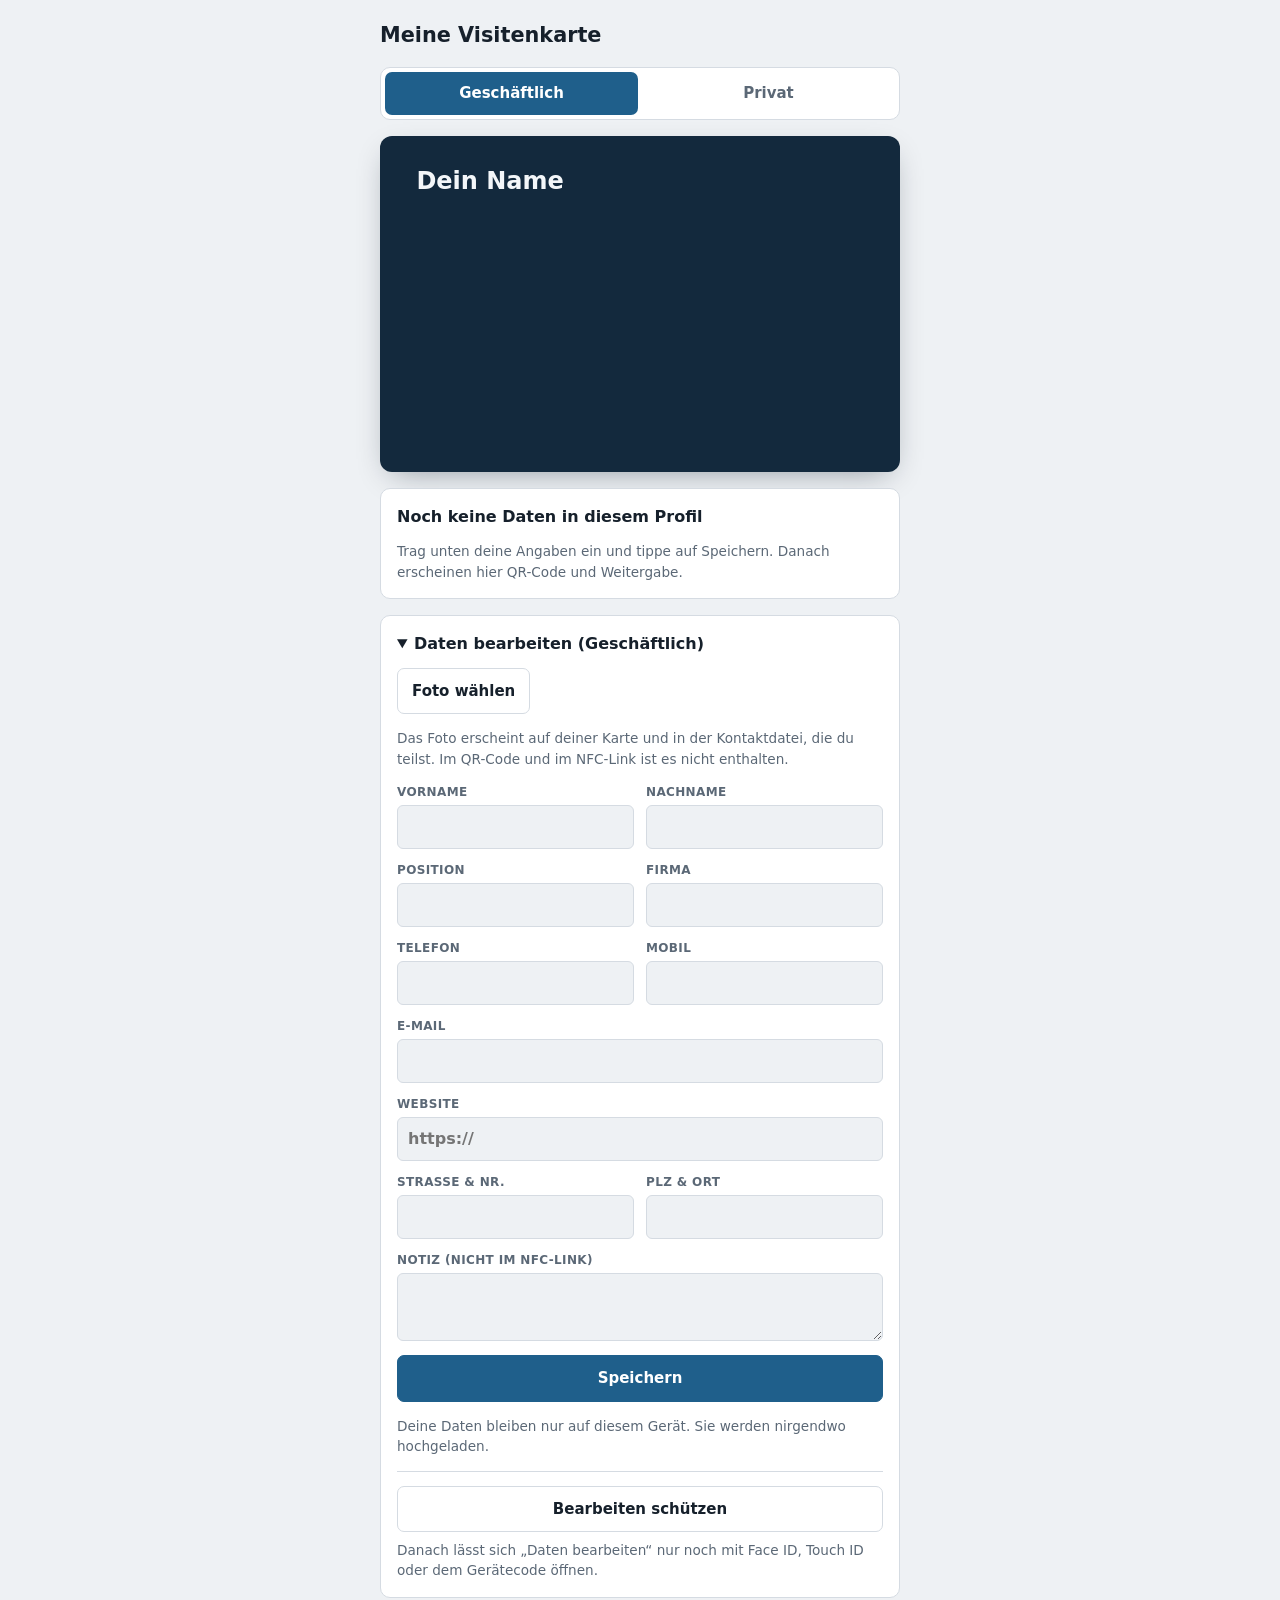
<file: index.html>
<!doctype html>
<html lang="de">
<head>
<meta charset="utf-8">
<meta name="viewport" content="width=device-width,initial-scale=1,viewport-fit=cover">
<meta name="robots" content="noindex,nofollow,noarchive">
<title>Visitenkarte</title>
<meta name="apple-mobile-web-app-capable" content="yes">
<meta name="mobile-web-app-capable" content="yes">
<meta name="apple-mobile-web-app-title" content="Visitenkarte">
<meta name="apple-mobile-web-app-status-bar-style" content="default">
<meta name="theme-color" content="#eef1f4" media="(prefers-color-scheme: light)">
<meta name="theme-color" content="#0f151b" media="(prefers-color-scheme: dark)">
<link rel="manifest" href="manifest.webmanifest">
<link rel="apple-touch-icon" href="icon-180.png">
<link rel="icon" href="icon-180.png">
<link rel="stylesheet" href="style.css">
</head>
<body>
<div class="wrap">
  <div class="row" style="justify-content:space-between"><h1>Meine Visitenkarte</h1><span class="status" id="status" role="status"></span></div>

  <div class="seg" role="group" aria-label="Profil wählen">
    <button type="button" id="tabBusiness" aria-pressed="true">Geschäftlich</button>
    <button type="button" id="tabPrivat" aria-pressed="false">Privat</button>
  </div>

  <div class="card" id="card">
    <div class="top"><div><div class="name" id="cName"></div><div class="role" id="cRole"></div></div><img class="avatar" id="cFoto" alt="Foto" hidden></div>
    <div></div>
    <div class="foot"><div class="contact" id="cContact"></div><div class="company" id="cCompany"></div></div>
  </div>

  <div class="panel" id="empty" hidden>
    <h2>Noch keine Daten in diesem Profil</h2>
    <p class="hint">Trag unten deine Angaben ein und tippe auf Speichern. Danach erscheinen hier QR-Code und Weitergabe.</p>
  </div>

  <div id="filled" hidden style="display:grid;gap:16px">
    <div class="panel qrbox">
      <div id="qr" aria-label="QR-Code mit deinen Kontaktdaten"></div>
      <p class="hint" style="text-align:center">Dein Gegenüber scannt den Code mit der Kamera und speichert den Kontakt. Funktioniert ohne Internet.</p>
      <button type="button" class="primary block" id="showBtn">QR-Code groß zeigen</button>
    </div>

    <div class="panel">
      <h2>Kontakt senden</h2>
      <button type="button" class="primary block" id="shareBtn">Kontaktdatei teilen …</button>
      <p class="hint" id="shareHint">Öffnet das Teilen-Menü des iPhones: WhatsApp, Nachrichten, Mail oder AirDrop. Der Empfänger bekommt eine Kontaktdatei und speichert dich mit einem Tipp.</p>
      <label>Oder als Text senden. Nummer (optional)<input id="to" type="tel" inputmode="tel" placeholder="leer lassen = Kontakt in WhatsApp wählen"></label>
      <button type="button" id="pick" hidden>Nummer aus meinen Kontakten wählen</button>
      <div class="row">
        <a class="btn wa grow" id="waLink" target="_blank" rel="noopener" href="https://wa.me/">WhatsApp: Kontakt wählen</a>
        <a class="btn grow" id="smsLink" href="sms:">SMS</a>
        <button type="button" class="grow" id="copyText">Text kopieren</button>
      </div>
      <p class="hint">Ohne Nummer öffnet sich WhatsApp mit deiner Kontaktliste. Dort wählst du den Empfänger aus. Deutsche Nummern mit 0 am Anfang werden zu +49.</p>
    </div>

    <div class="panel">
      <details>
        <summary>Link für die NFC-Karte</summary>
        <div style="display:grid;gap:10px">
          <p class="hint">Diesen Link schreibst du mit einer NFC-App auf deine Karte. Wer die Karte antippt, sieht deine Kontaktseite mit dem Knopf „Kontakt speichern“. Die Daten stecken im Link selbst und liegen auf keinem Server.</p>
          <pre id="link"></pre>
          <div class="row" style="justify-content:space-between"><span class="meta" id="linkSize"></span><button type="button" id="copyLink">Link kopieren</button></div>
          <a class="btn" id="openLink" target="_blank" rel="noopener" href="k/">Kontaktseite ansehen</a>
          <p class="hint">Nach jeder Änderung deiner Daten ändert sich der Link. Dann die Karte neu beschreiben.</p>
        </div>
      </details>
    </div>
  </div>

  <form class="panel" id="form" autocomplete="off">
    <details id="editBox">
      <summary id="editTitle">Daten bearbeiten</summary>
      <div style="display:grid;gap:14px">
        <div class="photoRow">
          <img id="fotoPrev" alt="" hidden>
          <label class="filebtn" for="fotoIn"><span id="fotoLabel">Foto wählen</span><input id="fotoIn" type="file" accept="image/*"></label>
          <button type="button" id="fotoEdit" hidden>Bild bearbeiten</button>
          <button type="button" id="fotoDel" hidden>Foto entfernen</button>
        </div>
        <p class="hint">Das Foto erscheint auf deiner Karte und in der Kontaktdatei, die du teilst. Im QR-Code und im NFC-Link ist es nicht enthalten.</p>
        <div class="fields">
          <label>Vorname<input id="vorname"></label>
          <label>Nachname<input id="nachname"></label>
          <label>Position<input id="titel"></label>
          <label>Firma<input id="firma"></label>
          <label>Telefon<input id="tel" type="tel"></label>
          <label>Mobil<input id="mobil" type="tel"></label>
          <label class="full">E-Mail<input id="email" type="email" autocapitalize="off"></label>
          <label class="full">Website<input id="web" type="url" autocapitalize="off" placeholder="https://"></label>
          <label>Straße &amp; Nr.<input id="strasse"></label>
          <label>PLZ &amp; Ort<input id="ort"></label>
          <label class="full">Notiz (nicht im NFC-Link)<textarea id="notiz"></textarea></label>
        </div>
        <button type="submit" class="primary" id="save">Speichern</button>
        <p class="hint">Deine Daten bleiben nur auf diesem Gerät. Sie werden nirgendwo hochgeladen.</p>
        <div id="lockBox" hidden style="display:grid;gap:8px;border-top:1px solid var(--line);padding-top:14px">
          <button type="button" id="lockBtn">Bearbeiten schützen</button>
          <p class="hint" id="lockHint">Danach lässt sich „Daten bearbeiten“ nur noch mit Face ID, Touch ID oder dem Gerätecode öffnen.</p>
        </div>
      </div>
    </details>
  </form>
</div>

<div id="crop" hidden role="dialog" aria-label="Bild bearbeiten">
  <div class="cropTitle">Bild bearbeiten</div>
  <div class="cropStage" id="cropStage"><canvas id="cropCanvas" width="320" height="320"></canvas><div class="cropMask"></div></div>
  <p>Mit dem Finger verschieben, bis das Gesicht im Kreis liegt.</p>
  <label class="cropZoom">Vergrößern<input id="cropZoom" type="range" min="1" max="4" step="0.01" value="1"></label>
  <div class="row"><button type="button" class="grow" id="cropCancel">Abbrechen</button><button type="button" class="primary grow" id="cropOk">Übernehmen</button></div>
</div>

<div id="show" hidden role="dialog" aria-label="QR-Code zum Teilen">
  <div class="who" id="showName"></div>
  <div class="big" id="showQr"></div>
  <p>Mit der Handy-Kamera scannen, um den Kontakt zu speichern.</p>
  <button type="button" id="showClose">Schließen</button>
</div>

<script src="qrcode.js"></script>
<script src="vc.js"></script>
<script>
(function(){
  var KEY='visitenkarte-v1';
  var $=function(id){return document.getElementById(id)};
  var data={business:{},privat:{}}, cur='business', dirty=false, ph={foto:'',src:'',crop:null};

  try{var s=localStorage.getItem(KEY);if(s){var p=JSON.parse(s);data={business:p.business||{},privat:p.privat||{}};cur=p.cur==='privat'?'privat':'business'}}catch(e){}
  function persist(){try{localStorage.setItem(KEY,JSON.stringify({business:data.business,privat:data.privat,cur:cur}));return true}catch(e){return false}}
  function readForm(){var d={};VC.IDS.forEach(function(k){d[k]=$(k).value.trim()});if(ph.foto){d.foto=ph.foto;if(ph.src){d.fotoSrc=ph.src;d.fotoCrop=ph.crop}}return d}
  function fillForm(d){VC.IDS.forEach(function(k){$(k).value=(d&&d[k])||''});ph={foto:(d&&d.foto)||'',src:(d&&d.fotoSrc)||'',crop:(d&&d.fotoCrop)||null};$('fotoIn').value=''}
  function setStatus(t,ok){$('status').textContent=t;$('status').className='status'+(ok?' ok':'')}
  function current(){return dirty?readForm():(data[cur]||{})}

  function links(){
    var t=VC.message(current()), n=VC.intl($('to').value);
    $('waLink').href='https://wa.me/'+n+'?text='+encodeURIComponent(t);
    $('waLink').textContent=n?'WhatsApp an diese Nummer':'WhatsApp: Kontakt wählen';
    $('smsLink').href='sms:'+(n?'+'+n:'')+'&body='+encodeURIComponent(t);
  }
  function render(){
    var d=current();
    $('tabBusiness').setAttribute('aria-pressed',cur==='business');
    $('tabPrivat').setAttribute('aria-pressed',cur==='privat');
    $('editTitle').textContent='Daten bearbeiten ('+(cur==='privat'?'Privat':'Geschäftlich')+')'+(lockId&&!unlocked?' · gesperrt':'');
    $('card').className='card'+(cur==='privat'?' privat':'');
    $('cName').textContent=VC.fullName(d)||'Dein Name';
    $('cRole').textContent=d.titel||'';
    $('cCompany').textContent=d.firma||'';
    $('cFoto').hidden=!d.foto;if(d.foto)$('cFoto').src=d.foto;
    $('fotoPrev').hidden=!d.foto;if(d.foto)$('fotoPrev').src=d.foto;
    $('fotoDel').hidden=!d.foto;$('fotoEdit').hidden=!d.fotoSrc;$('fotoLabel').textContent=d.foto?'Foto ändern':'Foto wählen';
    var c=$('cContact');c.textContent='';
    [['T',d.tel],['M',d.mobil],['@',d.email],['W',(d.web||'').replace(/^https?:\/\//,'')],['A',[d.strasse,d.ort].filter(Boolean).join(', ')]]
      .forEach(function(x){if(!x[1])return;var sp=document.createElement('span'),b=document.createElement('b');b.textContent=x[0];sp.append(b,x[1]);c.append(sp)});
    var ok=VC.has(d)||!!d.foto;
    $('empty').hidden=ok;$('filled').hidden=!ok;
    if(!ok){if(!lockId||unlocked)$('editBox').open=true;return}
    try{$('qr').innerHTML=VC.qrSvg(VC.vcard(d,cur))}catch(e){$('qr').textContent='Zu viele Daten für einen QR-Code.'}
    var url=new URL('k/',location.href);url.hash=VC.encode(d,cur);
    $('link').textContent=url.href;$('openLink').href=url.href;
    $('linkSize').textContent=new TextEncoder().encode(url.href).length+' Bytes';
    links();
  }
  function switchTo(k){if(dirty)data[cur]=readForm();cur=k;dirty=false;persist();fillForm(data[cur]);setStatus('');render()}

  $('tabBusiness').addEventListener('click',function(){switchTo('business')});
  $('tabPrivat').addEventListener('click',function(){switchTo('privat')});
  $('form').addEventListener('input',function(){dirty=true;render();setStatus('Nicht gespeichert')});
  $('to').addEventListener('input',links);
  // Kontaktauswahl des Geräts, wo der Browser sie anbietet (iPhone-Safari bietet sie nicht an)
  if(navigator.contacts&&navigator.contacts.select){$('pick').hidden=false;
    $('pick').addEventListener('click',function(){navigator.contacts.select(['tel'],{multiple:false}).then(function(c){
      var t=c&&c[0]&&c[0].tel&&c[0].tel[0];if(t){$('to').value=t;links()}}).catch(function(){})})}
  $('form').addEventListener('submit',function(e){e.preventDefault();if(lockId&&!unlocked)return;
    data[cur]=readForm();dirty=false;render();
    if(persist()){setStatus('Gespeichert',true);$('editBox').open=false}
    else setStatus('Speichern nicht möglich (privater Modus?)')});

  // Foto: auswählen, Ausschnitt verschieben und vergrößern. Alles bleibt auf dem Gerät.
  var ed={img:null,src:'',cx:.5,cy:.5,z:1}, cv=$('cropCanvas'), cx2=cv.getContext('2d');
  function clamp(v,a,b){return Math.max(a,Math.min(b,v))}
  function side(){return Math.min(ed.img.naturalWidth,ed.img.naturalHeight)/ed.z}
  function drawCrop(){
    var w=ed.img.naturalWidth,h=ed.img.naturalHeight,s=side();
    ed.cx=clamp(ed.cx,s/2/w,1-s/2/w);ed.cy=clamp(ed.cy,s/2/h,1-s/2/h);
    cx2.fillStyle='#fff';cx2.fillRect(0,0,320,320);
    cx2.drawImage(ed.img,ed.cx*w-s/2,ed.cy*h-s/2,s,s,0,0,320,320);
  }
  function openCrop(src,crop){
    var img=new Image();
    img.onload=function(){ed.img=img;ed.src=src;ed.cx=crop?crop.cx:.5;ed.cy=crop?crop.cy:.5;ed.z=crop?crop.z:1;
      $('cropZoom').value=ed.z;drawCrop();$('crop').hidden=false};
    img.onerror=function(){setStatus('Dieses Bild kann nicht gelesen werden')};
    img.src=src;
  }
  $('fotoIn').addEventListener('change',function(){
    var f=this.files&&this.files[0];if(!f)return;
    var url=URL.createObjectURL(f), img=new Image();
    img.onload=function(){
      // Vorlage auf höchstens 900 px verkleinern, damit sie in den Gerätespeicher passt
      var k=Math.min(1,900/Math.max(img.naturalWidth,img.naturalHeight)), c=document.createElement('canvas');
      c.width=Math.round(img.naturalWidth*k);c.height=Math.round(img.naturalHeight*k);
      c.getContext('2d').drawImage(img,0,0,c.width,c.height);URL.revokeObjectURL(url);
      openCrop(c.toDataURL('image/jpeg',0.8),null)};
    img.onerror=function(){URL.revokeObjectURL(url);setStatus('Dieses Bild kann nicht gelesen werden')};
    img.src=url;this.value=''});
  $('fotoEdit').addEventListener('click',function(){if(ph.src)openCrop(ph.src,ph.crop)});
  $('fotoDel').addEventListener('click',function(){ph={foto:'',src:'',crop:null};dirty=true;render();setStatus('Nicht gespeichert')});
  $('cropZoom').addEventListener('input',function(){ed.z=parseFloat(this.value)||1;drawCrop()});
  (function(){var last=null,st=$('cropStage');
    st.addEventListener('pointerdown',function(e){last={x:e.clientX,y:e.clientY};try{st.setPointerCapture(e.pointerId)}catch(_){}});
    st.addEventListener('pointermove',function(e){if(!last||!ed.img)return;
      var f=side()/st.getBoundingClientRect().width;
      ed.cx-=(e.clientX-last.x)*f/ed.img.naturalWidth;ed.cy-=(e.clientY-last.y)*f/ed.img.naturalHeight;
      last={x:e.clientX,y:e.clientY};drawCrop()});
    var end=function(){last=null};st.addEventListener('pointerup',end);st.addEventListener('pointercancel',end)})();
  $('cropCancel').addEventListener('click',function(){$('crop').hidden=true});
  $('cropOk').addEventListener('click',function(){
    ph={foto:cv.toDataURL('image/jpeg',0.82),src:ed.src,crop:{cx:ed.cx,cy:ed.cy,z:ed.z}};
    $('crop').hidden=true;dirty=true;render();setStatus('Nicht gespeichert')});

  function copyBtn(btn,getText,label){btn.addEventListener('click',function(){
    var done=function(){btn.textContent='Kopiert';setTimeout(function(){btn.textContent=label},1800)};
    var fail=function(){btn.textContent='Kopieren nicht möglich'};
    try{navigator.clipboard.writeText(getText()).then(done,fail)}catch(e){fail()}})}
  copyBtn($('copyText'),function(){return VC.message(current())},'Text kopieren');
  copyBtn($('copyLink'),function(){return $('link').textContent},'Link kopieren');

  $('shareBtn').addEventListener('click',function(){
    var d=current(), v=VC.vcard(d,cur,true), name=VC.fileName(d);
    var file;try{file=new File([v],name,{type:'text/vcard'})}catch(e){}
    if(file&&navigator.canShare&&navigator.canShare({files:[file]})){
      navigator.share({files:[file]}).catch(function(){});return}
    // Ersatz: Datei herunterladen
    var a=document.createElement('a');a.href=URL.createObjectURL(new Blob([v],{type:'text/vcard'}));a.download=name;
    document.body.append(a);a.click();a.remove();
    $('shareHint').textContent='Dieses Gerät kann Dateien nicht direkt teilen. Die Kontaktdatei wurde stattdessen heruntergeladen.';
  });

  var lock=null;
  $('showBtn').addEventListener('click',function(){$('showQr').innerHTML=$('qr').innerHTML;$('showName').textContent=$('cName').textContent;$('show').hidden=false;
    try{navigator.wakeLock&&navigator.wakeLock.request('screen').then(function(l){lock=l}).catch(function(){})}catch(e){}});
  $('showClose').addEventListener('click',function(){$('show').hidden=true;try{lock&&lock.release()}catch(e){}});

  // Bearbeiten schützen: Entsperren über das Gerät (Face ID, Touch ID oder Gerätecode) per Passkey
  var LOCK='visitenkarte-lock', lockId='', unlocked=false;
  try{lockId=localStorage.getItem(LOCK)||''}catch(e){}
  function b64(buf){var s='',a=new Uint8Array(buf);for(var i=0;i<a.length;i++)s+=String.fromCharCode(a[i]);return btoa(s)}
  function unb64(t){var s=atob(t),a=new Uint8Array(s.length);for(var i=0;i<s.length;i++)a[i]=s.charCodeAt(i);return a}
  function rnd(n){var a=new Uint8Array(n);crypto.getRandomValues(a);return a}
  function lockUi(){
    $('lockBtn').textContent=lockId?'Schutz ausschalten':'Bearbeiten schützen';
    $('lockHint').textContent=lockId?'Der Schutz ist an. „Daten bearbeiten“ öffnet sich nur nach dem Entsperren und wird beim Schließen der App wieder gesperrt.'
      :'Danach lässt sich „Daten bearbeiten“ nur noch mit Face ID, Touch ID oder dem Gerätecode öffnen.';
    render();
  }
  function verify(){
    return navigator.credentials.get({publicKey:{challenge:rnd(32),timeout:60000,userVerification:'required',
      allowCredentials:[{type:'public-key',id:unb64(lockId),transports:['internal']}]}}).then(function(c){if(!c)throw new Error('abgebrochen');unlocked=true});
  }
  if(window.PublicKeyCredential&&navigator.credentials&&window.isSecureContext){
    $('lockBox').hidden=false;
    $('lockBtn').addEventListener('click',function(){
      if(lockId){ // ausschalten: Formular ist nur offen, wenn schon entsperrt wurde
        lockId='';unlocked=false;try{localStorage.removeItem(LOCK)}catch(e){}lockUi();setStatus('Schutz ausgeschaltet');return}
      navigator.credentials.create({publicKey:{challenge:rnd(32),rp:{name:'Visitenkarte'},
        user:{id:rnd(16),name:'Visitenkarte',displayName:'Visitenkarte bearbeiten'},
        pubKeyCredParams:[{type:'public-key',alg:-7},{type:'public-key',alg:-257}],
        authenticatorSelection:{authenticatorAttachment:'platform',userVerification:'required',residentKey:'discouraged'},
        timeout:60000,attestation:'none'}}).then(function(c){
          lockId=b64(c.rawId);unlocked=true;try{localStorage.setItem(LOCK,lockId)}catch(e){}
          lockUi();setStatus('Schutz eingeschaltet',true)
        }).catch(function(){setStatus('Schutz wurde nicht eingeschaltet')});
    });
  }else{lockId=''}
  $('editBox').querySelector('summary').addEventListener('click',function(e){
    if(!lockId||unlocked||$('editBox').open)return;
    e.preventDefault();
    verify().then(function(){$('editBox').open=true;render();setStatus('')}).catch(function(){setStatus('Entsperren abgebrochen')});
  });

  fillForm(data[cur]);lockUi();
  if(lockId&&!unlocked)$('editBox').open=false;
  if('serviceWorker' in navigator){navigator.serviceWorker.register('sw.js').catch(function(){})}
})();
</script>
</body>
</html>
</file>
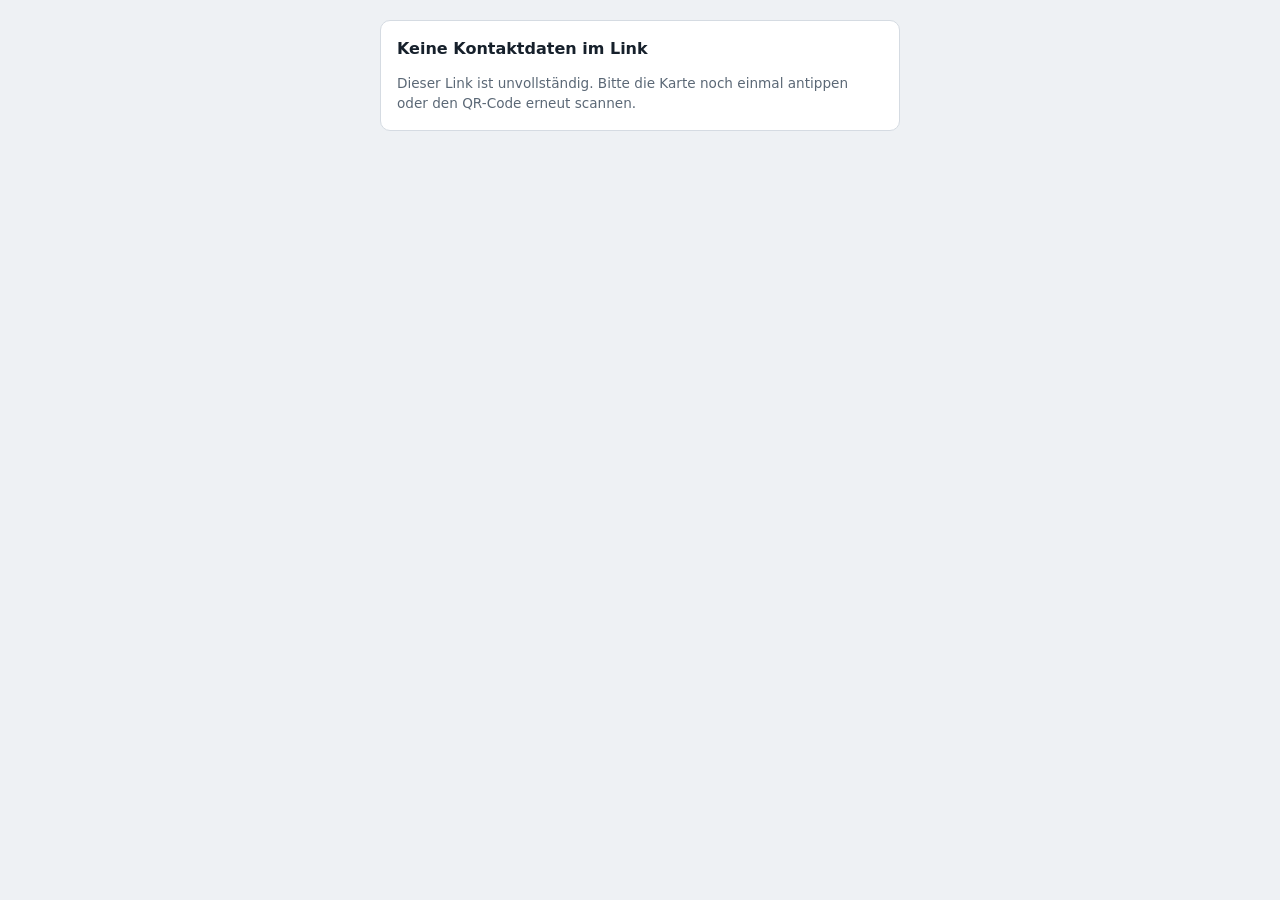
<file: k/index.html>
<!doctype html>
<html lang="de">
<head>
<meta charset="utf-8">
<meta name="viewport" content="width=device-width,initial-scale=1,viewport-fit=cover">
<meta name="robots" content="noindex,nofollow,noarchive">
<meta name="referrer" content="no-referrer">
<title>Kontakt</title>
<link rel="icon" href="../icon-180.png">
<link rel="stylesheet" href="../style.css">
</head>
<body>
<div class="wrap">
  <div class="panel" id="none" hidden>
    <h2>Keine Kontaktdaten im Link</h2>
    <p class="hint">Dieser Link ist unvollständig. Bitte die Karte noch einmal antippen oder den QR-Code erneut scannen.</p>
  </div>

  <div id="main" hidden style="display:grid;gap:16px">
    <div class="card" id="card">
      <div><div class="name" id="cName"></div><div class="role" id="cRole"></div></div>
      <div></div>
      <div class="foot"><div></div><div class="company" id="cCompany"></div></div>
    </div>
    <a class="btn primary block" id="saveBtn" href="#">Kontakt speichern</a>
    <p class="hint" id="saveHint">Öffnet die Kontaktkarte. Dort auf „Neuen Kontakt erstellen“ tippen.</p>
    <div class="panel"><ul class="list" id="list"></ul></div>
  </div>
</div>

<script src="../vc.js"></script>
<script>
(function(){
  var $=function(id){return document.getElementById(id)};
  function show(){
    var r=VC.decode(location.hash);
    $('none').hidden=!!r;$('main').hidden=!r;
    if(!r)return;
    var d=r.data, name=VC.fullName(d)||d.firma||'Kontakt';
    document.title=name;
    $('card').className='card'+(r.kind==='privat'?' privat':'');
    $('cName').textContent=name;
    $('cRole').textContent=d.titel||'';
    $('cCompany').textContent=d.firma||'';
    var ul=$('list');ul.textContent='';
    function add(label,text,href){if(!text)return;var li=document.createElement('li'),k=document.createElement('span');k.className='k';k.textContent=label;
      var v=document.createElement(href?'a':'span');v.textContent=text;if(href){v.href=href;if(/^https?:/.test(href)){v.target='_blank';v.rel='noopener noreferrer'}}
      li.append(k,v);ul.append(li)}
    add('Telefon',d.tel,'tel:'+String(d.tel).replace(/[^\d+]/g,''));
    add('Mobil',d.mobil,'tel:'+String(d.mobil).replace(/[^\d+]/g,''));
    add('E-Mail',d.email,'mailto:'+d.email);
    var web=d.web&&(/^https?:\/\//i.test(d.web)?d.web:'https://'+d.web);
    add('Web',(d.web||'').replace(/^https?:\/\//,''),web);
    var adr=[d.strasse,d.ort].filter(Boolean).join(', ');
    add('Adresse',adr,adr?'https://maps.apple.com/?q='+encodeURIComponent(adr):'');

    var v=VC.vcard(d,r.kind), a=$('saveBtn');
    var ios=/iPad|iPhone|iPod/.test(navigator.userAgent)||(navigator.platform==='MacIntel'&&navigator.maxTouchPoints>1);
    if(ios){
      // iPhone zeigt eine vCard direkt als Kontaktkarte an
      a.href='data:text/vcard;charset=utf-8,'+encodeURIComponent(v);a.removeAttribute('download');
    }else{
      a.href=URL.createObjectURL(new Blob([v],{type:'text/vcard'}));a.download=VC.fileName(d);
      $('saveHint').textContent='Lädt eine Kontaktdatei herunter. Datei öffnen, um den Kontakt zu speichern.';
    }
  }
  window.addEventListener('hashchange',show);show();
})();
</script>
</body>
</html>
</file>
<file: style.css>
:root{
  --bg:#eef1f4; --surface:#ffffff; --line:#d5dbe2; --fg:#16202b; --muted:#5b6876;
  --accent:#1f5f8b; --accent-fg:#ffffff; --card:#13293d; --card2:#3b2f4a; --card-fg:#f3f6f9; --card-muted:#a9bccd; --ok:#2e7d4f; --wa:#1c7c4c;
  --f-display:"Avenir Next","Segoe UI",system-ui,sans-serif; --f-body:system-ui,-apple-system,"Segoe UI",sans-serif; --f-mono:ui-monospace,Menlo,monospace;
}
@media (prefers-color-scheme:dark){:root{
  --bg:#0f151b; --surface:#17202a; --line:#2a3743; --fg:#e6edf3; --muted:#93a3b3;
  --accent:#6fb3e0; --accent-fg:#0b1620; --card:#1d3a55; --card2:#4a3a5e; --card-muted:#b3c4d4; --ok:#6cc98f; --wa:#2f9e66; color-scheme:dark}}
*{box-sizing:border-box}
[hidden]{display:none!important}
html{-webkit-text-size-adjust:100%}
body{margin:0;background:var(--bg);color:var(--fg);font-family:var(--f-body);font-size:15px;line-height:1.5;
  padding:calc(20px + env(safe-area-inset-top,0px)) max(16px,env(safe-area-inset-right,0px)) calc(48px + env(safe-area-inset-bottom,0px)) max(16px,env(safe-area-inset-left,0px))}
.wrap{max-width:520px;margin:0 auto;display:grid;gap:16px}
h1{font-family:var(--f-display);font-size:1.3rem;margin:0}
.seg{display:grid;grid-template-columns:1fr 1fr;background:var(--surface);border:1px solid var(--line);border-radius:10px;padding:4px;gap:4px}
.seg button{border:0;background:transparent;color:var(--muted);padding:10px;border-radius:7px}
.seg button[aria-pressed="true"]{background:var(--accent);color:var(--accent-fg)}
.panel{background:var(--surface);border:1px solid var(--line);border-radius:10px;padding:16px;display:grid;gap:12px;min-width:0}
.panel h2{font-family:var(--f-display);font-size:1rem;margin:0}
.fields{display:grid;grid-template-columns:1fr 1fr;gap:12px}
@media (max-width:420px){.fields{grid-template-columns:1fr}}
.full{grid-column:1/-1}
label{display:grid;gap:4px;font-size:.75rem;font-weight:600;color:var(--muted);letter-spacing:.03em;text-transform:uppercase;min-width:0}
input,textarea{font:inherit;font-size:16px;text-transform:none;letter-spacing:0;color:var(--fg);background:var(--bg);border:1px solid var(--line);border-radius:6px;padding:9px 10px;min-width:0;width:100%}
textarea{resize:vertical;min-height:60px}
:focus-visible{outline:2px solid var(--accent);outline-offset:2px}
.row{display:flex;flex-wrap:wrap;gap:10px;align-items:center}
button,a.btn{font:inherit;font-weight:600;font-size:15px;border-radius:7px;padding:11px 14px;cursor:pointer;border:1px solid var(--line);background:var(--surface);color:var(--fg);text-decoration:none;text-align:center}
button.primary,a.btn.primary{background:var(--accent);border-color:var(--accent);color:var(--accent-fg)}
a.wa{background:var(--wa);border-color:var(--wa);color:#fff}
.grow{flex:1 1 140px}
.block{width:100%;display:block}
.status{font-size:.85rem;color:var(--muted)}
.status.ok{color:var(--ok)}
.hint{font-size:.85rem;color:var(--muted);margin:0}
.card{aspect-ratio:85/55;max-width:100%;background:var(--card);color:var(--card-fg);border-radius:12px;padding:6% 7%;
  display:grid;grid-template-rows:auto 1fr auto;box-shadow:0 10px 30px -12px rgba(10,25,40,.45);overflow:hidden;min-width:0}
.card.privat{background:var(--card2)}
.card .top{display:grid;grid-template-columns:minmax(0,1fr) auto;gap:12px;align-items:start}
.avatar{width:clamp(52px,17vw,76px);aspect-ratio:1;border-radius:50%;object-fit:cover;border:2px solid var(--card-muted);display:block}
.photoRow{display:flex;flex-wrap:wrap;gap:10px;align-items:center}
.photoRow img{width:56px;height:56px;border-radius:50%;object-fit:cover;border:1px solid var(--line)}
.filebtn{position:relative;overflow:hidden;display:inline-block;font-weight:600;font-size:15px;border-radius:7px;padding:11px 14px;border:1px solid var(--line);background:var(--surface);color:var(--fg);text-transform:none;letter-spacing:0;cursor:pointer}
.filebtn input{position:absolute;inset:0;opacity:0;cursor:pointer;font-size:0}
.card .name{font-family:var(--f-display);font-weight:600;font-size:clamp(1.1rem,5vw,1.5rem);line-height:1.2;overflow-wrap:anywhere}
.card .role{color:var(--card-muted);font-size:.9rem;margin-top:2px;overflow-wrap:anywhere}
.card .foot{display:grid;grid-template-columns:minmax(0,1fr) auto;gap:12px;align-items:end}
.card .contact{display:grid;gap:2px;font-size:.8rem;min-width:0}
.card .contact span{overflow-wrap:anywhere}
.card .contact b{display:inline-block;width:1.6em;color:var(--card-muted);font-weight:500;font-family:var(--f-mono);font-size:.72rem}
.card .company{font-family:var(--f-display);font-size:.75rem;letter-spacing:.12em;text-transform:uppercase;color:var(--card-muted);text-align:right;overflow-wrap:anywhere;max-width:9em}
.qrbox{justify-items:center}
#qr{background:#fff;padding:12px;border-radius:10px;width:min(100%,260px);aspect-ratio:1}
#qr svg,.big svg{width:100%;height:100%;display:block}
.meta{font-family:var(--f-mono);font-size:.72rem;color:var(--muted)}
pre{font-family:var(--f-mono);font-size:.75rem;background:var(--bg);border:1px solid var(--line);border-radius:6px;padding:10px;margin:0;overflow-x:auto;white-space:pre-wrap;overflow-wrap:anywhere;max-height:200px}
details summary{cursor:pointer;font-family:var(--f-display);font-weight:600;font-size:1rem}
details[open] summary{margin-bottom:12px}
#show{position:fixed;inset:0;z-index:50;background:#fff;color:#16202b;display:grid;place-items:center;align-content:center;gap:18px;text-align:center;
  padding:calc(24px + env(safe-area-inset-top,0px)) 16px calc(24px + env(safe-area-inset-bottom,0px))}
#show .big{width:min(82vw,62vh,420px);aspect-ratio:1}
#show .who{font-family:var(--f-display);font-size:1.4rem;font-weight:600}
#show p{margin:0;color:#5b6876}
#show button{background:#16202b;color:#fff;border-color:#16202b}
.list{display:grid;gap:0;margin:0;padding:0;list-style:none}
.list li{display:grid;grid-template-columns:5.5em minmax(0,1fr);gap:10px;padding:10px 0;border-top:1px solid var(--line)}
.list li:first-child{border-top:0}
.list .k{color:var(--muted);font-size:.8rem;text-transform:uppercase;letter-spacing:.03em;padding-top:2px}
.list a{color:var(--accent);overflow-wrap:anywhere}
.list span{overflow-wrap:anywhere}
#crop{position:fixed;inset:0;z-index:60;background:var(--bg);display:grid;justify-items:center;align-content:center;gap:16px;text-align:center;
  padding:calc(24px + env(safe-area-inset-top,0px)) 16px calc(24px + env(safe-area-inset-bottom,0px))}
#crop p{margin:0;color:var(--muted)}
#crop .row{width:min(100%,320px)}
.cropTitle{font-family:var(--f-display);font-size:1.2rem;font-weight:600}
.cropStage{position:relative;width:min(84vw,320px);aspect-ratio:1;overflow:hidden;border-radius:12px;touch-action:none;cursor:grab;user-select:none;-webkit-user-select:none}
.cropStage canvas{width:100%;height:100%;display:block}
.cropMask{position:absolute;inset:0;border-radius:50%;box-shadow:0 0 0 999px rgba(10,20,30,.6);border:2px solid #fff;pointer-events:none}
.cropZoom{width:min(100%,320px)}
.cropZoom input{padding:0;border:0;background:transparent}
</file>
